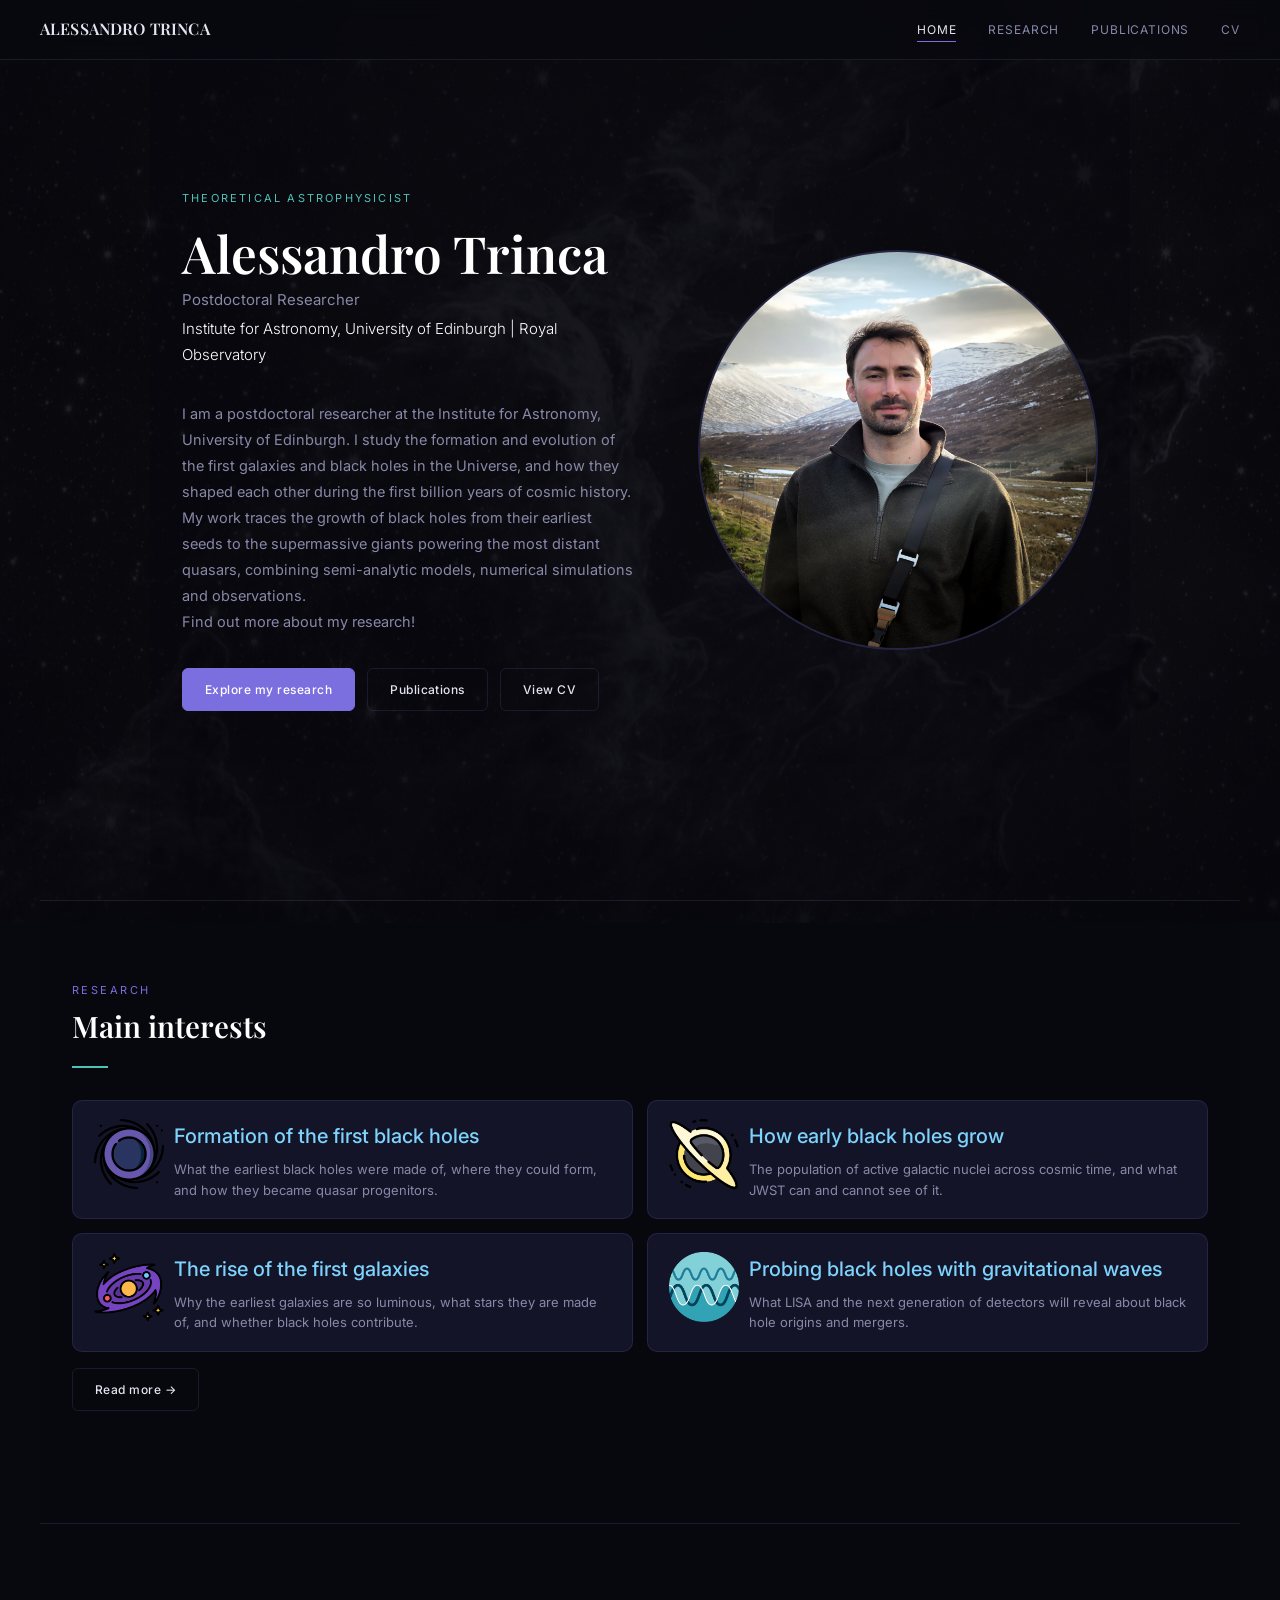
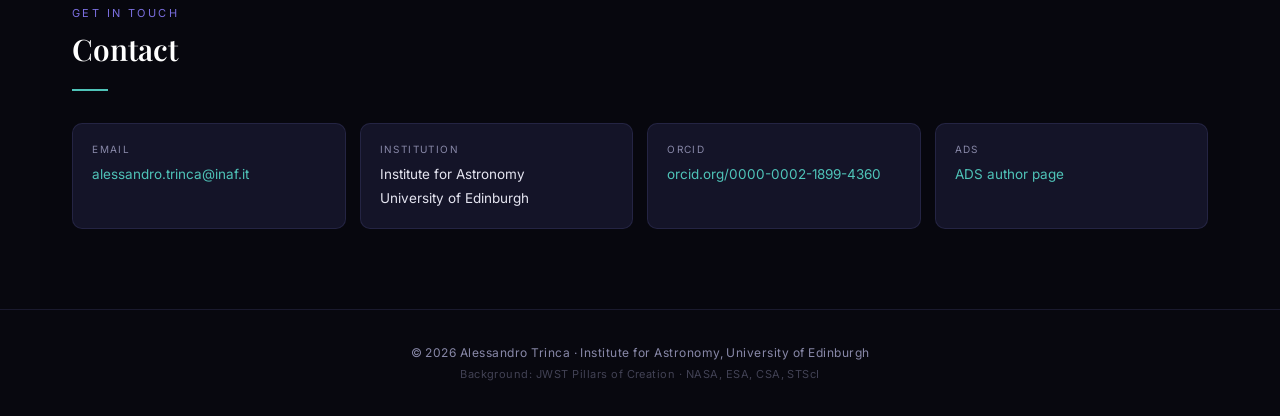
<file: index.html>
<!DOCTYPE html>
<html lang="en">
<head>
<meta charset="UTF-8">
<meta name="viewport" content="width=device-width, initial-scale=1.0">
<title>Alessandro Trinca — Astrophysicist</title>
<meta name="description" content="Alessandro Trinca, postdoctoral researcher at the Institute for Astronomy, University of Edinburgh, studying the formation and growth of the first black holes.">
<meta name="google-site-verification" content="Jm6IJ0eXLQbTijYmq3C695g1FBntJOmQUsHt-lmDKW4" />
<link rel="preconnect" href="https://fonts.googleapis.com">
<link rel="preconnect" href="https://fonts.gstatic.com" crossorigin>
<link href="https://fonts.googleapis.com/css2?family=Inter:wght@300;400;500;600&family=Playfair+Display:ital,wght@0,400;0,600;1,400&display=swap" rel="stylesheet">
<link rel="stylesheet" href="assets/style.css">
</head>
<body>

<div class="bg-parallax" aria-hidden="true"></div>

<nav>
  <a class="nav-name" href="index.html">Alessandro Trinca</a>
  <ul>
    <li><a href="index.html" aria-current="page">Home</a></li>
    <li><a href="research.html">Research</a></li>
    <li><a href="publications.html">Publications</a></li>
    <li><a href="cv.html">CV</a></li>
  </ul>
</nav>

<!-- HERO -->
<section id="hero" class="page-section">
  <div class="hero-text">
    <p class="hero-eyebrow">Theoretical Astrophysicist</p>
    <h1>Alessandro Trinca</h1>
    <p class="hero-position">Postdoctoral Researcher</p>
    <p class="hero-inst">Institute for Astronomy, University of Edinburgh | Royal Observatory</p>
    <p class="hero-bio"> 
      I am a postdoctoral researcher at the Institute for Astronomy, University of Edinburgh. 
      I study the formation and evolution of the first galaxies and black holes in the Universe, and how they shaped each other during the first billion years of cosmic history. <br>
      My work traces the growth of black holes from their earliest seeds to the supermassive giants powering the most distant quasars, combining semi-analytic models, 
      numerical simulations and observations. <br>
      Find out more about my research!
    <div class="hero-buttons">
      <a href="research.html" class="btn btn-primary">Explore my research</a>
      <a href="publications.html" class="btn btn-outline">Publications</a>
      <a href="cv.html" class="btn btn-outline">View CV</a>
    </div>
  </div>
  <img class="hero-photo" src="img/photoID.jpg" alt="Alessandro Trinca">
</section>

<!-- RESEARCH SUMMARY -->
<section class="page-section">
  <p class="section-label">Research</p>
  <h2>Main interests</h2>
  <div class="divider"></div>
  <!-- p class="section-intro">
    My research focuses on the formation and evolution of the first supermassive black holes and
    their interplay with galaxy evolution, bridging theoretical models with observations of the
    high-redshift Universe.
  </p -->
  <div class="interests-grid">
    <a class="interest-card" href="research.html#seeds">
      <img src="img/seed.png" 
       style="width: 70px; height: 70px; float: left; margin-right: 10px;">
      <h3 style="font-size: 1.25rem; color: #7DD3FC;">Formation of the first black holes</h3>
      <p>What the earliest black holes were made of, where they could form, and how they became quasar progenitors.</p>
    </a>
    <a class="interest-card" href="research.html#growth">
      <img src="img/AGN.png" 
       style="width: 70px; height: 70px; float: left; margin-right: 10px;">
      <h3 style="font-size: 1.25rem; color: #7DD3FC;">How early black holes grow</h3>
      <p>The population of active galactic nuclei across cosmic time, and what JWST can and cannot see of it.</p>
    </a>
    <a class="interest-card" href="research.html#galaxies">
      <img src="img/galaxy.png" 
       style="width: 70px; height: 70px; float: left; margin-right: 10px;">
      <h3 style="font-size: 1.25rem; color: #7DD3FC;">The rise of the first galaxies</h3>
      <p>Why the earliest galaxies are so luminous, what stars they are made of, and whether black holes contribute.</p>
    </a>
    <a class="interest-card" href="research.html#waves">
      <img src="img/GW2.png" 
       style="width: 70px; height: 70px; float: left; margin-right: 10px;">
      <h3 style="font-size: 1.25rem; color: #7DD3FC;">Probing black holes with gravitational waves</h3>
      <p>What LISA and the next generation of detectors will reveal about black hole origins and mergers.</p>
    </a>
  </div>
  <div class="btn-row">
    <a href="research.html" class="btn btn-outline">Read more →</a>
  </div>
</section>

<!-- CONTACT -->
<section class="page-section" id="contact">
  <p class="section-label">Get in touch</p>
  <h2>Contact</h2>
  <div class="divider"></div>
  <!-- <p class="section-intro" style="max-width:520px;">
    Open to collaborations, invited seminars, and student inquiries. The best way to reach me is by email.
  </p> -->
  <div class="contact-grid">
    <div class="contact-item">
      <div class="label">Email</div>
      <div class="value"><a href="mailto:atrinca@roe.ac.uk">alessandro.trinca@inaf.it</a></div>
    </div>
    <div class="contact-item">
      <div class="label">Institution</div>
      <div class="value">Institute for Astronomy<br>University of Edinburgh</div>
    </div>
    <div class="contact-item">
      <div class="label">ORCID</div>
      <div class="value"><a href="https://orcid.org/0000-0002-1899-4360" target="_blank" rel="noopener">orcid.org/0000-0002-1899-4360</a></div>
    </div>
    <div class="contact-item">
      <div class="label">ADS</div>
      <div class="value"><a href="https://ui.adsabs.harvard.edu/search/q=orcid%3A0000-0002-1899-4360&amp;sort=date%20desc" target="_blank" rel="noopener">ADS author page</a></div>
    </div>
  </div>
</section>

<footer>
  © 2026 Alessandro Trinca · Institute for Astronomy, University of Edinburgh
  <br>
  <span style="font-size:11px; opacity:0.45;">Background: JWST Pillars of Creation · NASA, ESA, CSA, STScI</span>
</footer>

</body>
</html>
</file>
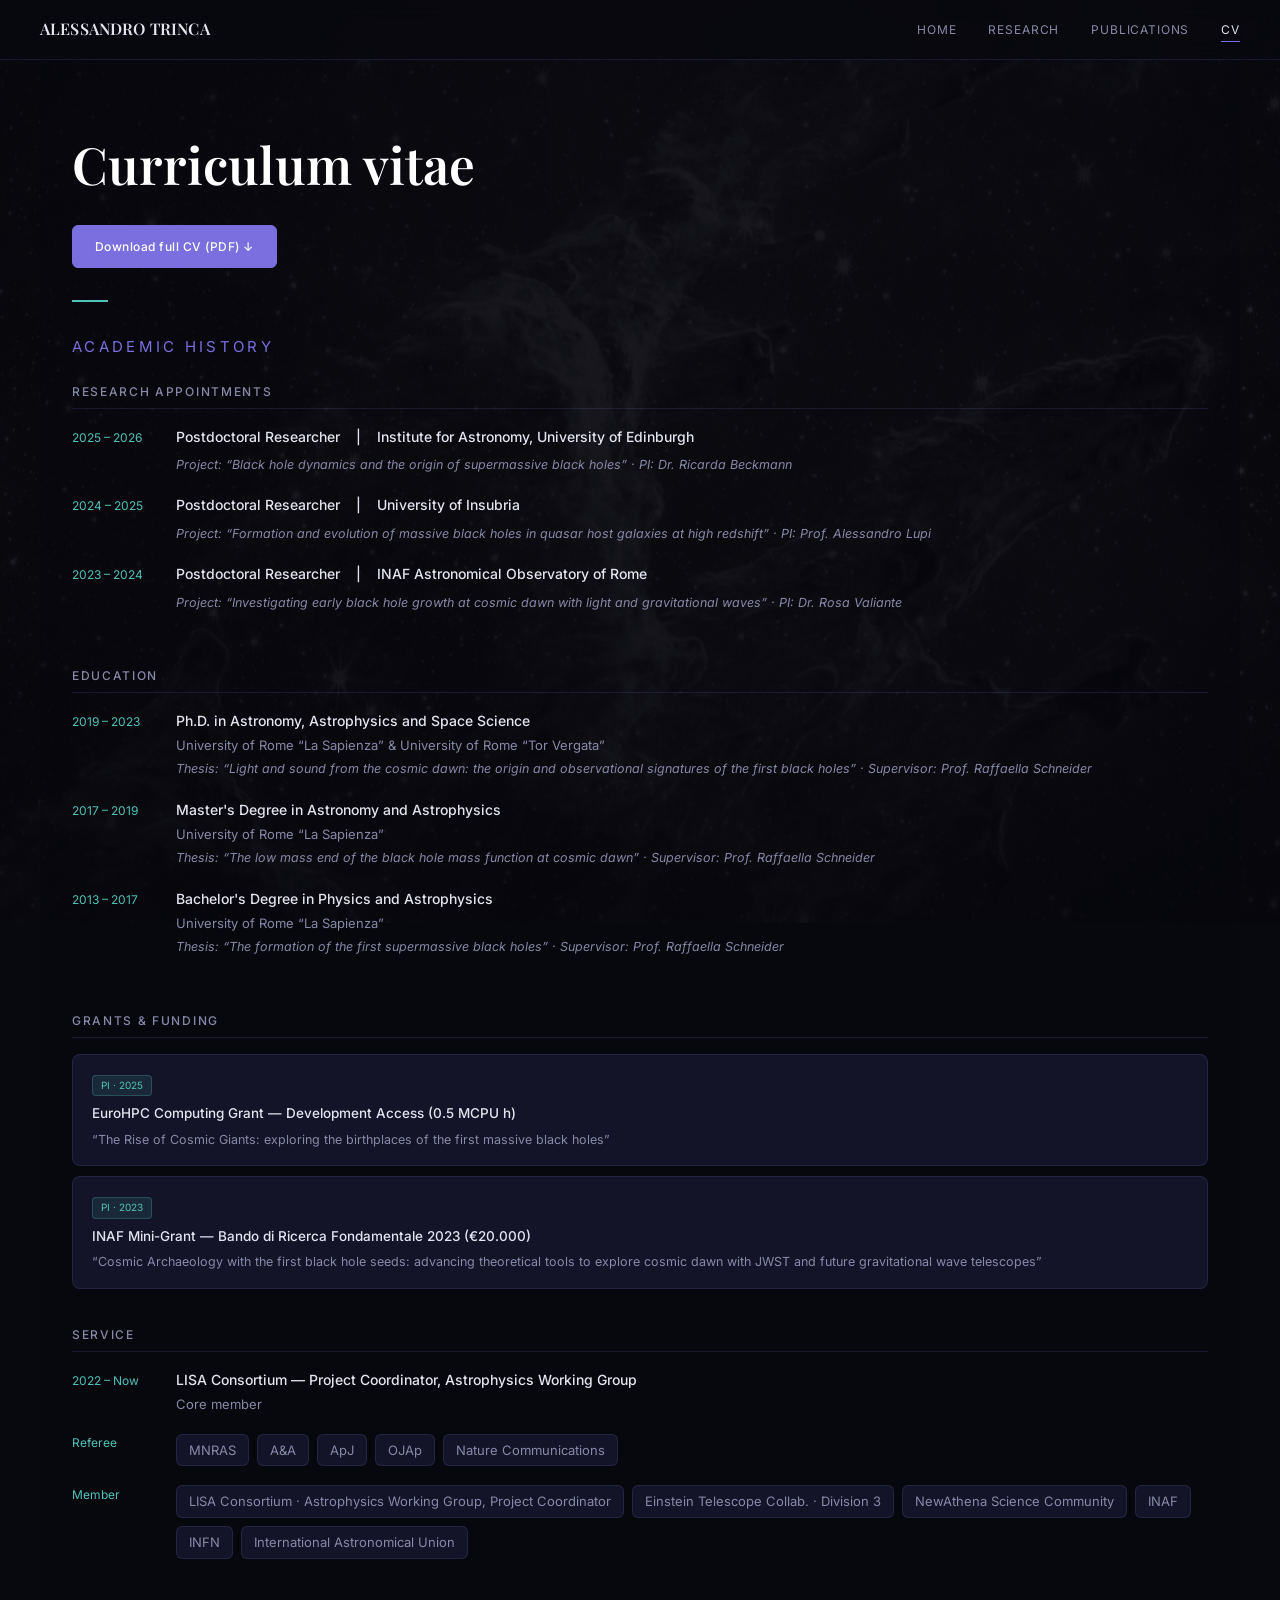
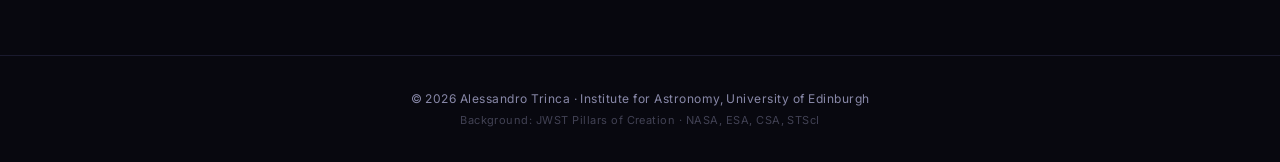
<file: cv.html>
<!DOCTYPE html>
<html lang="en">
<head>
<meta charset="UTF-8">
<meta name="viewport" content="width=device-width, initial-scale=1.0">
<title>CV — Alessandro Trinca</title>
<meta name="description" content="Academic curriculum vitae of Alessandro Trinca: positions, education, grants and service.">
<link rel="preconnect" href="https://fonts.googleapis.com">
<link rel="preconnect" href="https://fonts.gstatic.com" crossorigin>
<link href="https://fonts.googleapis.com/css2?family=Inter:wght@300;400;500;600&family=Playfair+Display:ital,wght@0,400;0,600;1,400&display=swap" rel="stylesheet">
<link rel="stylesheet" href="assets/style.css">
</head>
<body>

<div class="bg-parallax" aria-hidden="true"></div>

<nav>
  <a class="nav-name" href="index.html">Alessandro Trinca</a>
  <ul>
    <li><a href="index.html">Home</a></li>
    <li><a href="research.html">Research</a></li>
    <li><a href="publications.html">Publications</a></li>
    <li><a href="cv.html" aria-current="page">CV</a></li>
  </ul>
</nav>

<section class="page-section page-top">
  <h1>Curriculum vitae</h1>

  <div class="btn-row" style="margin-top:2.0rem;margin-bottom:2.0rem;">
    <a href="assets/trinca_cv.pdf" class="btn btn-primary">Download full CV (PDF) ↓</a>
  </div>

  <div class="divider" style="margin-top: 20px; "></div>
  <p class="section-label" style="font-size: 1.0em; margin-bottom: 20px;">Academic history</p>

<div class="cv-block">
  <h3>Research Appointments</h3>

  <!--div class="cv-row", style="margin-bottom: 30px;">
    <span class="cv-year">2026 – Now</span>
    <div class="cv-content">
      <h4>Staff Scientist (Fixed term) &nbsp;&nbsp; | &nbsp;&nbsp; INAF Astronomical Observatory of Rome </h4>
    </div>
  </div-->

  <div class="cv-row">
    <span class="cv-year">2025 – 2026</span>
    <div class="cv-content">
      <h4>Postdoctoral Researcher &nbsp;&nbsp; | &nbsp;&nbsp; Institute for Astronomy, University of Edinburgh</h4>
      <em>Project: “Black hole dynamics and the origin of supermassive black holes” · PI: Dr. Ricarda Beckmann</em>
    </div>
  </div>

  <div class="cv-row">
    <span class="cv-year">2024 – 2025</span>
    <div class="cv-content">
      <h4>Postdoctoral Researcher &nbsp;&nbsp; |  &nbsp;&nbsp; University of Insubria</h4>
      <em>Project: “Formation and evolution of massive black holes in quasar host galaxies at high redshift” · PI: Prof. Alessandro Lupi</em>
    </div>
  </div>

  <div class="cv-row">
    <span class="cv-year">2023 – 2024</span>
    <div class="cv-content">
      <h4>Postdoctoral Researcher &nbsp;&nbsp; | &nbsp;&nbsp; INAF Astronomical Observatory of Rome</h4>
      <em>Project: “Investigating early black hole growth at cosmic dawn with light and gravitational waves” · PI: Dr. Rosa Valiante</em>
    </div>
  </div>
  </div>


  <div class="cv-block" style="margin-top: 50px;">
    <h3>Education</h3>
    <div class="cv-row">
      <span class="cv-year">2019 – 2023</span>
      <div class="cv-content">
        <h4>Ph.D. in Astronomy, Astrophysics and Space Science</h4>
        <p>University of Rome “La Sapienza” &amp; University of Rome “Tor Vergata”</p>
        <em>Thesis: “Light and sound from the cosmic dawn: the origin and observational signatures of the first black holes” · Supervisor: Prof. Raffaella Schneider</em>
      </div>
    </div>
    <div class="cv-row">
      <span class="cv-year">2017 – 2019</span>
      <div class="cv-content">
        <h4>Master's Degree in Astronomy and Astrophysics</h4>
        <p>University of Rome “La Sapienza”</p>
        <em>Thesis: “The low mass end of the black hole mass function at cosmic dawn” · Supervisor: Prof. Raffaella Schneider</em>
      </div>
    </div>
    <div class="cv-row">
      <span class="cv-year">2013 – 2017</span>
      <div class="cv-content">
        <h4>Bachelor's Degree in Physics and Astrophysics</h4>
        <p>University of Rome “La Sapienza”</p>
        <em>Thesis: “The formation of the first supermassive black holes” · Supervisor: Prof. Raffaella Schneider</em>
      </div>
    </div>
  </div>

  <div class="cv-block" style="margin-top: 50px;">
    <h3>Grants &amp; funding</h3>
    <div class="grant-item">
      <span class="grant-badge">PI · 2025</span>
      <h4>EuroHPC Computing Grant — Development Access (0.5 MCPU h)</h4>
      <p>“The Rise of Cosmic Giants: exploring the birthplaces of the first massive black holes”</p>
    </div>
    <div class="grant-item">
      <span class="grant-badge">PI · 2023</span>
      <h4>INAF Mini-Grant — Bando di Ricerca Fondamentale 2023 (€20.000)</h4>
      <p>“Cosmic Archaeology with the first black hole seeds: advancing theoretical tools to explore cosmic dawn with JWST and future gravitational wave telescopes”</p>
    </div>
  </div>

  <!-- Placeholder: invited talks and student supervision are the two things
       hiring panels look for that this site does not yet show. Fill in and
       delete this comment. 
  <div class="cv-block">
    <h3>Talks &amp; teaching</h3>
    <div class="cv-row">
      <span class="cv-year">2026</span>
      <div class="cv-content">
        <h4>Invited seminar — add title</h4>
        <p>Institution, city</p>
      </div>
    </div>
    <div class="cv-row">
      <span class="cv-year">2024 – Now</span>
      <div class="cv-content">
        <h4>Student supervision — add names and projects</h4>
        <p>M.Sc. / Ph.D., institution</p>
      </div>
    </div>
  </div>-->

  <div class="cv-block">
    <h3>Service</h3>
    <div class="cv-row">
      <span class="cv-year">2022 – Now</span>
      <div class="cv-content">
        <h4>LISA Consortium — Project Coordinator, Astrophysics Working Group</h4>
        <p>Core member</p>
      </div>
    </div>
    <div class="cv-row">
      <span class="cv-year">Referee</span>
      <div class="cv-content">
        <div class="pill-row">
          <span class="pill">MNRAS</span>
          <span class="pill">A&amp;A</span>
          <span class="pill">ApJ</span>
          <span class="pill">OJAp</span>
          <span class="pill">Nature Communications</span>
        </div>
      </div>
    </div>
    <div class="cv-row">
      <span class="cv-year">Member</span>
      <div class="cv-content">
        <div class="pill-row">
          <span class="pill"> LISA Consortium · Astrophysics Working Group, Project Coordinator </span>
          <span class="pill">Einstein Telescope Collab. · Division 3</span>
          <span class="pill">NewAthena Science Community</span>
          <span class="pill">INAF</span>
          <span class="pill">INFN</span>
          <span class="pill">International Astronomical Union</span>
        </div>
      </div>
    </div>
  </div>

</section>

<footer>
  © 2026 Alessandro Trinca · Institute for Astronomy, University of Edinburgh
  <br>
  <span style="font-size:11px; opacity:0.45;">Background: JWST Pillars of Creation · NASA, ESA, CSA, STScI</span>
</footer>

</body>
</html>
</file>
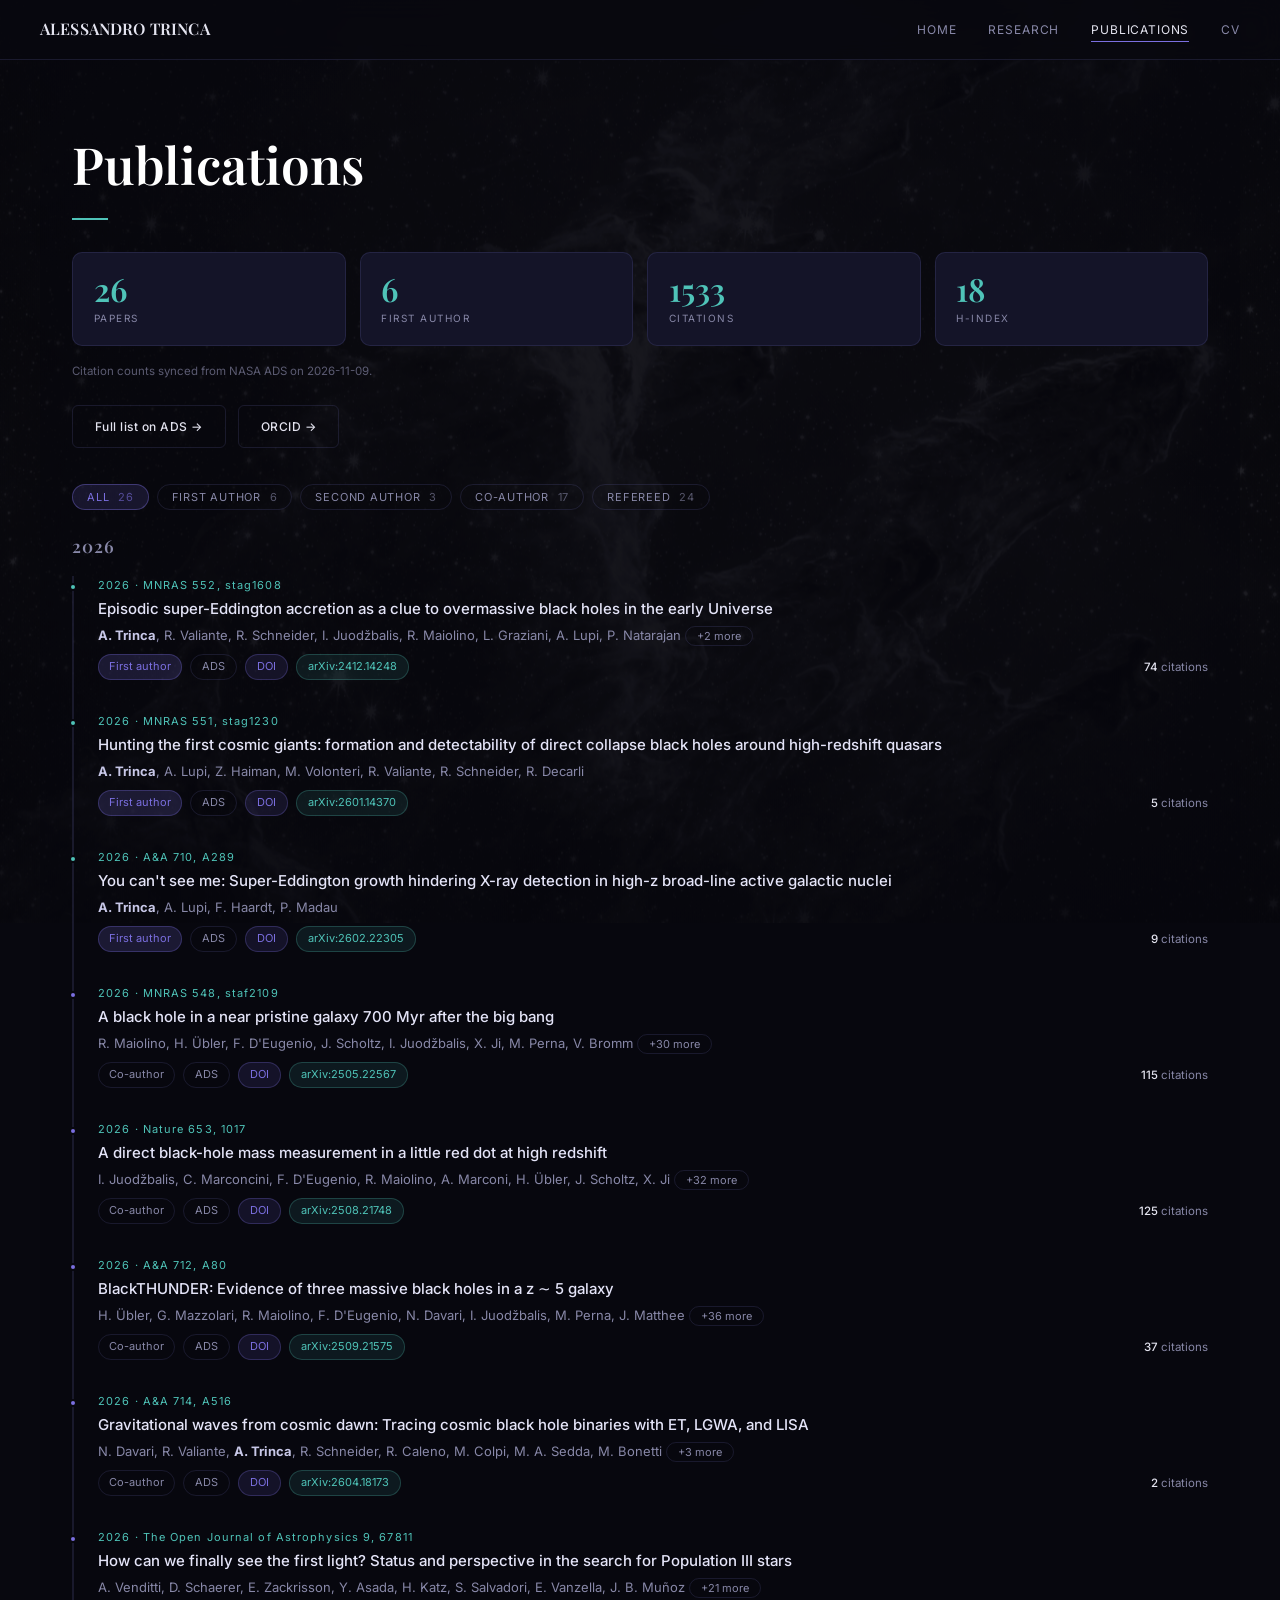
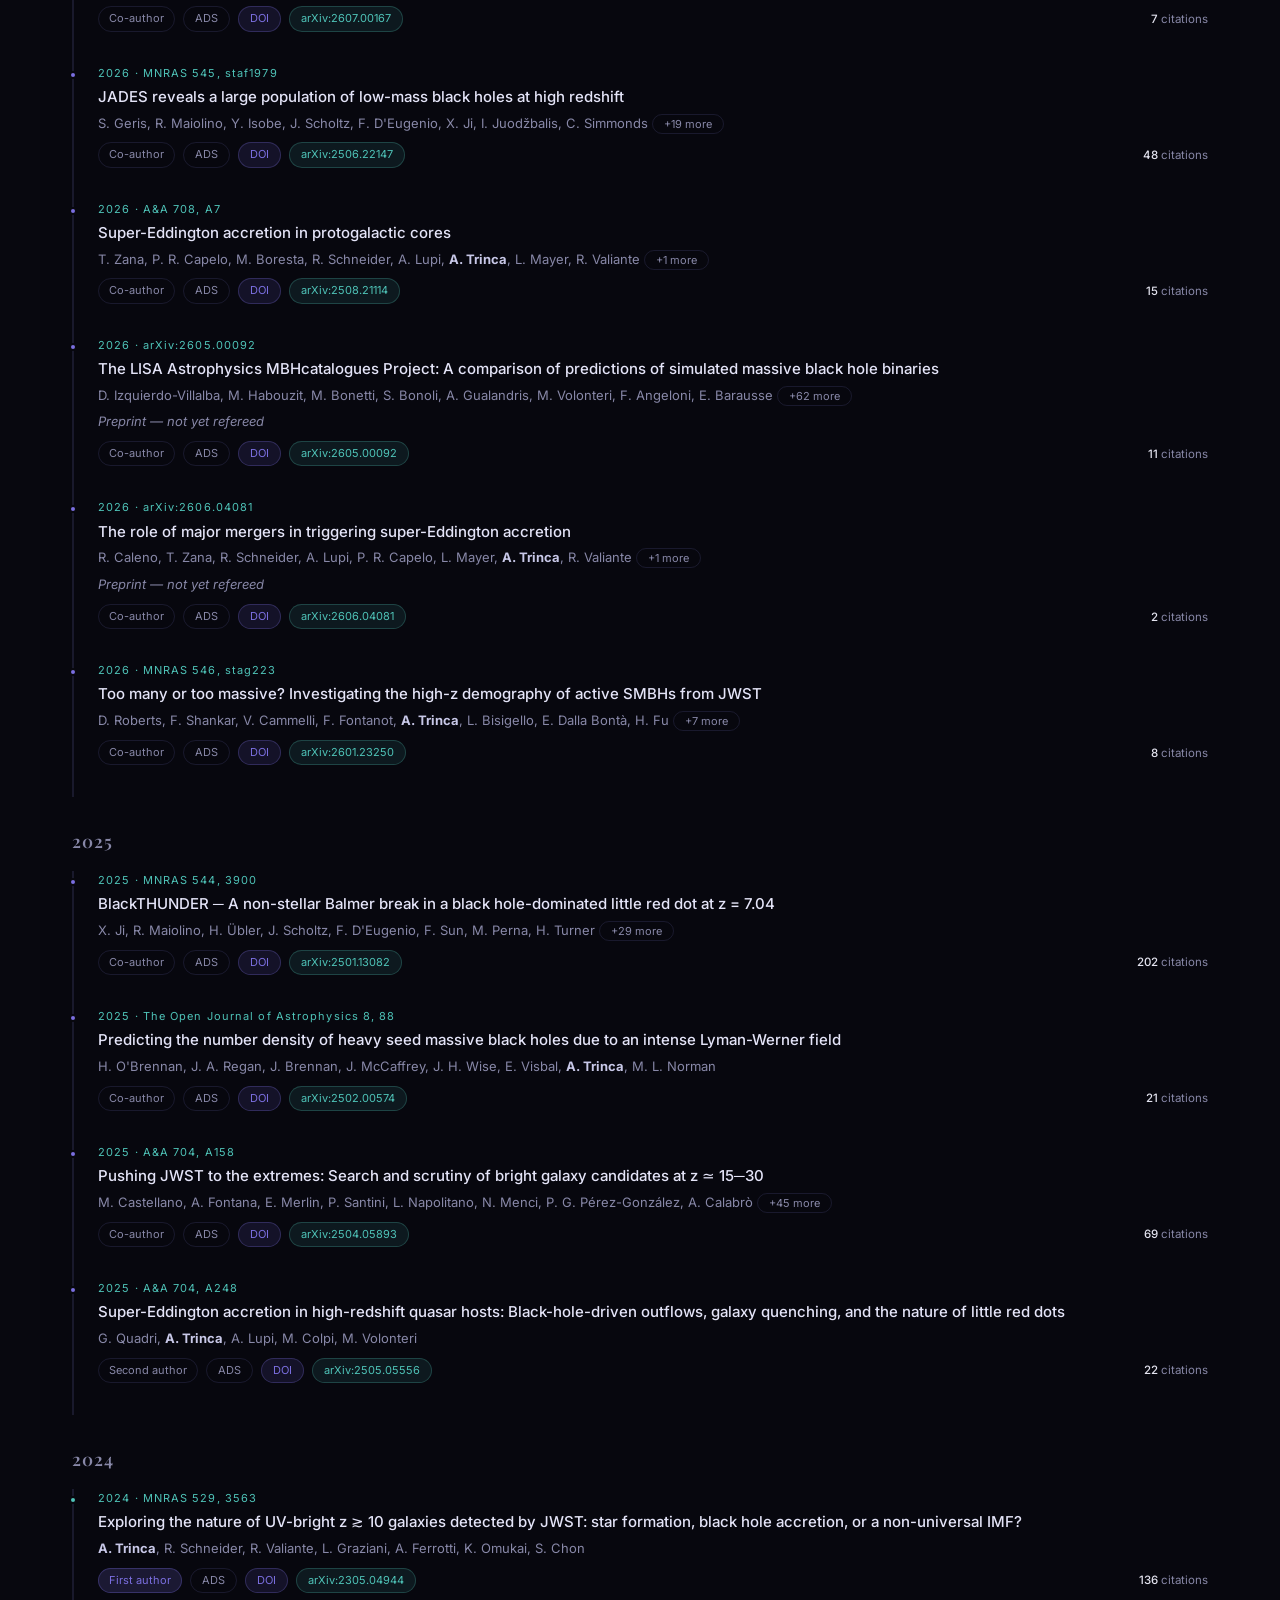
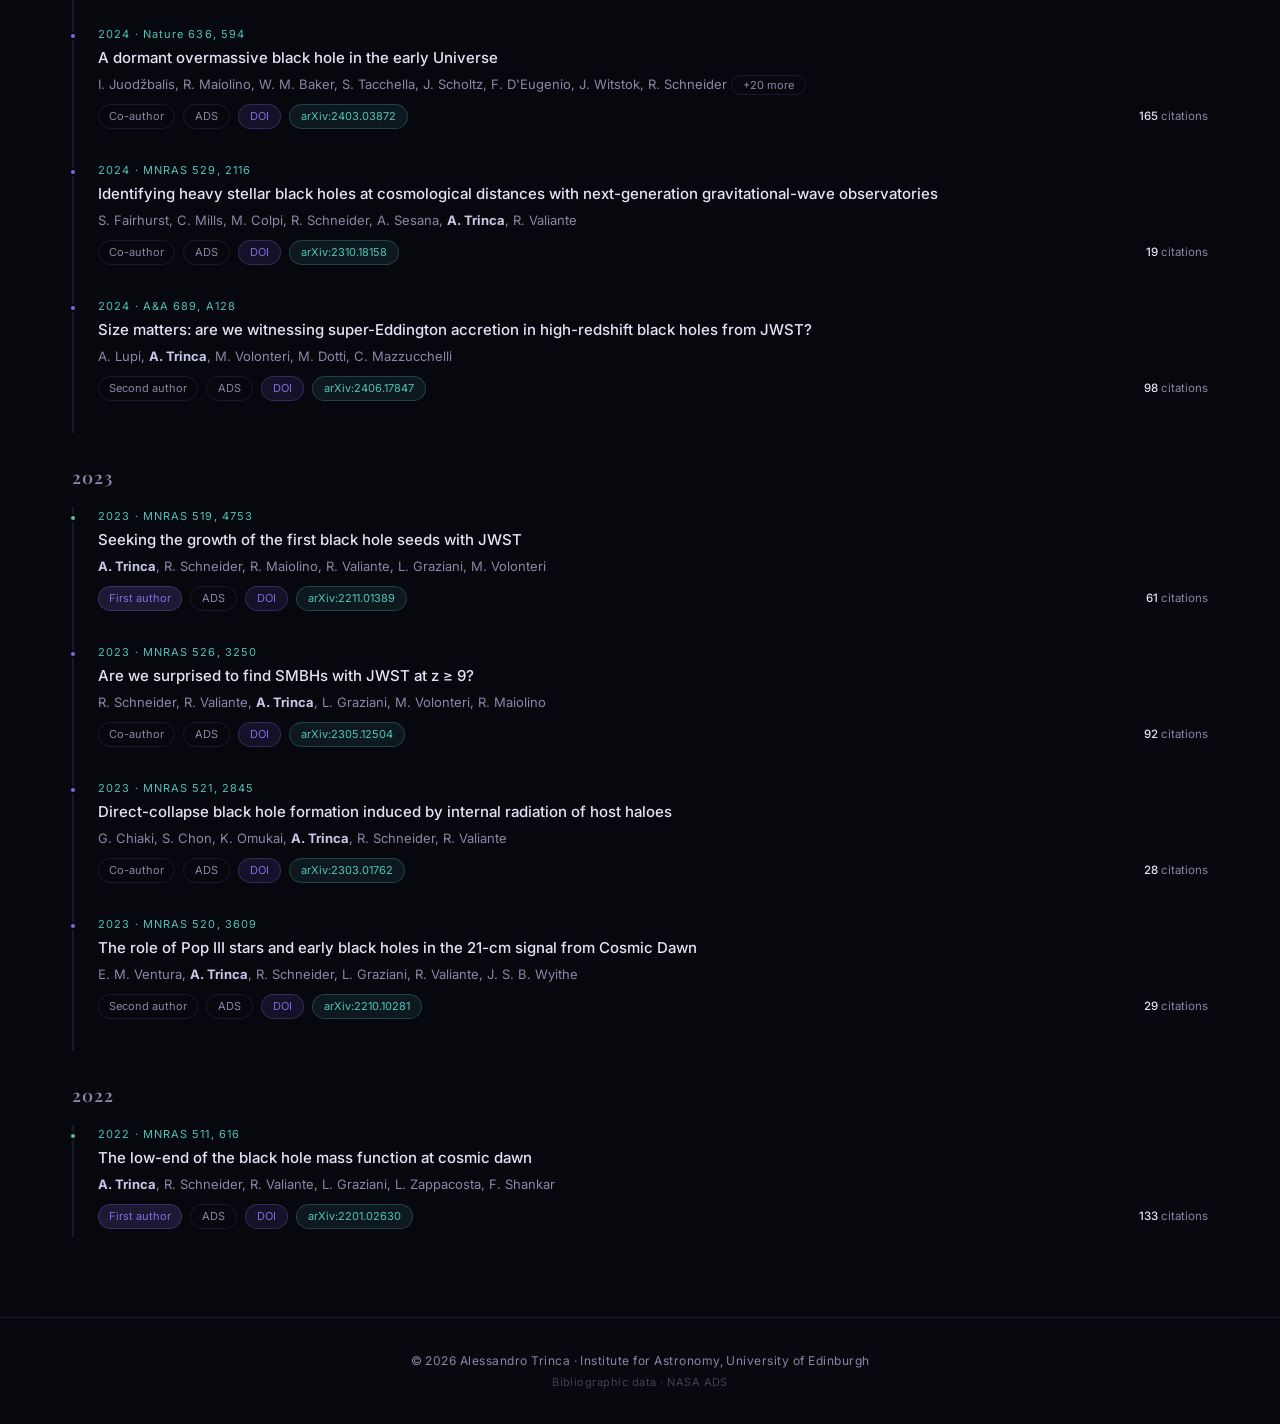
<file: publications.html>
<!DOCTYPE html>
<html lang="en">
<head>
<meta charset="UTF-8">
<meta name="viewport" content="width=device-width, initial-scale=1.0">
<title>Publications — Alessandro Trinca</title>
<meta name="description" content="Refereed papers and preprints by Alessandro Trinca, with citation counts synced from NASA ADS.">
<link rel="preconnect" href="https://fonts.googleapis.com">
<link rel="preconnect" href="https://fonts.gstatic.com" crossorigin>
<link href="https://fonts.googleapis.com/css2?family=Inter:wght@300;400;500;600&family=Playfair+Display:ital,wght@0,400;0,600;1,400&display=swap" rel="stylesheet">
<link rel="stylesheet" href="assets/style.css">
</head>
<body>

<div class="bg-parallax" aria-hidden="true"></div>

<nav>
  <a class="nav-name" href="index.html">Alessandro Trinca</a>
  <ul>
    <li><a href="index.html">Home</a></li>
    <li><a href="research.html">Research</a></li>
    <li><a href="publications.html" aria-current="page">Publications</a></li>
    <li><a href="cv.html">CV</a></li>
  </ul>
</nav>

<section class="page-section page-top">
  <!--<p class="section-label">Publications</p>-->
  <h1>Publications</h1>
  <div class="divider" style="margin-top: 25px;"></div>
  <p class="section-intro">
    <!--Grouped by year and tagged by author position. Citation counts come from NASA ADS and refresh
    automatically, so this list stays in step with the record rather than slowly going stale.-->
  </p>

  <div class="metrics-grid">
    <div class="metric">
      <p class="metric-value" id="m-total">—</p>
      <p class="metric-label">Papers</p>
    </div>
    <div class="metric">
      <p class="metric-value" id="m-first">—</p>
      <p class="metric-label">First author</p>
    </div>
    <div class="metric">
      <p class="metric-value" id="m-cites">—</p>
      <p class="metric-label">Citations</p>
    </div>
    <div class="metric">
      <p class="metric-value" id="m-hindex">—</p>
      <p class="metric-label">h-index</p>
    </div>
  </div>
  <p class="metrics-stamp" id="pub-stamp"></p>

  <div class="btn-row" style="margin-top:1.5rem;">
    <a class="btn btn-outline" href="https://ui.adsabs.harvard.edu/search/q=orcid%3A0000-0002-1899-4360&amp;sort=date%20desc" target="_blank" rel="noopener">Full list on ADS →</a>
    <!--a class="btn btn-outline" href="https://arxiv.org/a/trinca_a_1" target="_blank" rel="noopener">arXiv →</a>-->
    <a class="btn btn-outline" href="https://orcid.org/0000-0002-1899-4360" target="_blank" rel="noopener">ORCID →</a>
  </div>

  <div class="filters" role="group" aria-label="Filter publications by author position">
    <button class="filter" type="button" data-filter="all" aria-pressed="true">All <em></em></button>
    <button class="filter" type="button" data-filter="first" aria-pressed="false">First author <em></em></button>
    <button class="filter" type="button" data-filter="second" aria-pressed="false">Second author <em></em></button>
    <button class="filter" type="button" data-filter="co" aria-pressed="false">Co-author <em></em></button>
    <button class="filter" type="button" data-filter="refereed" aria-pressed="false">Refereed <em></em></button>
  </div>

  <div class="pub-list" id="pub-list"></div>
</section>

<footer>
  © 2026 Alessandro Trinca · Institute for Astronomy, University of Edinburgh
  <br>
  <span style="font-size:11px; opacity:0.45;">Bibliographic data · NASA ADS</span>
</footer>

<script src="data/publications.js"></script>
<script src="assets/site.js"></script>
</body>
</html>
</file>
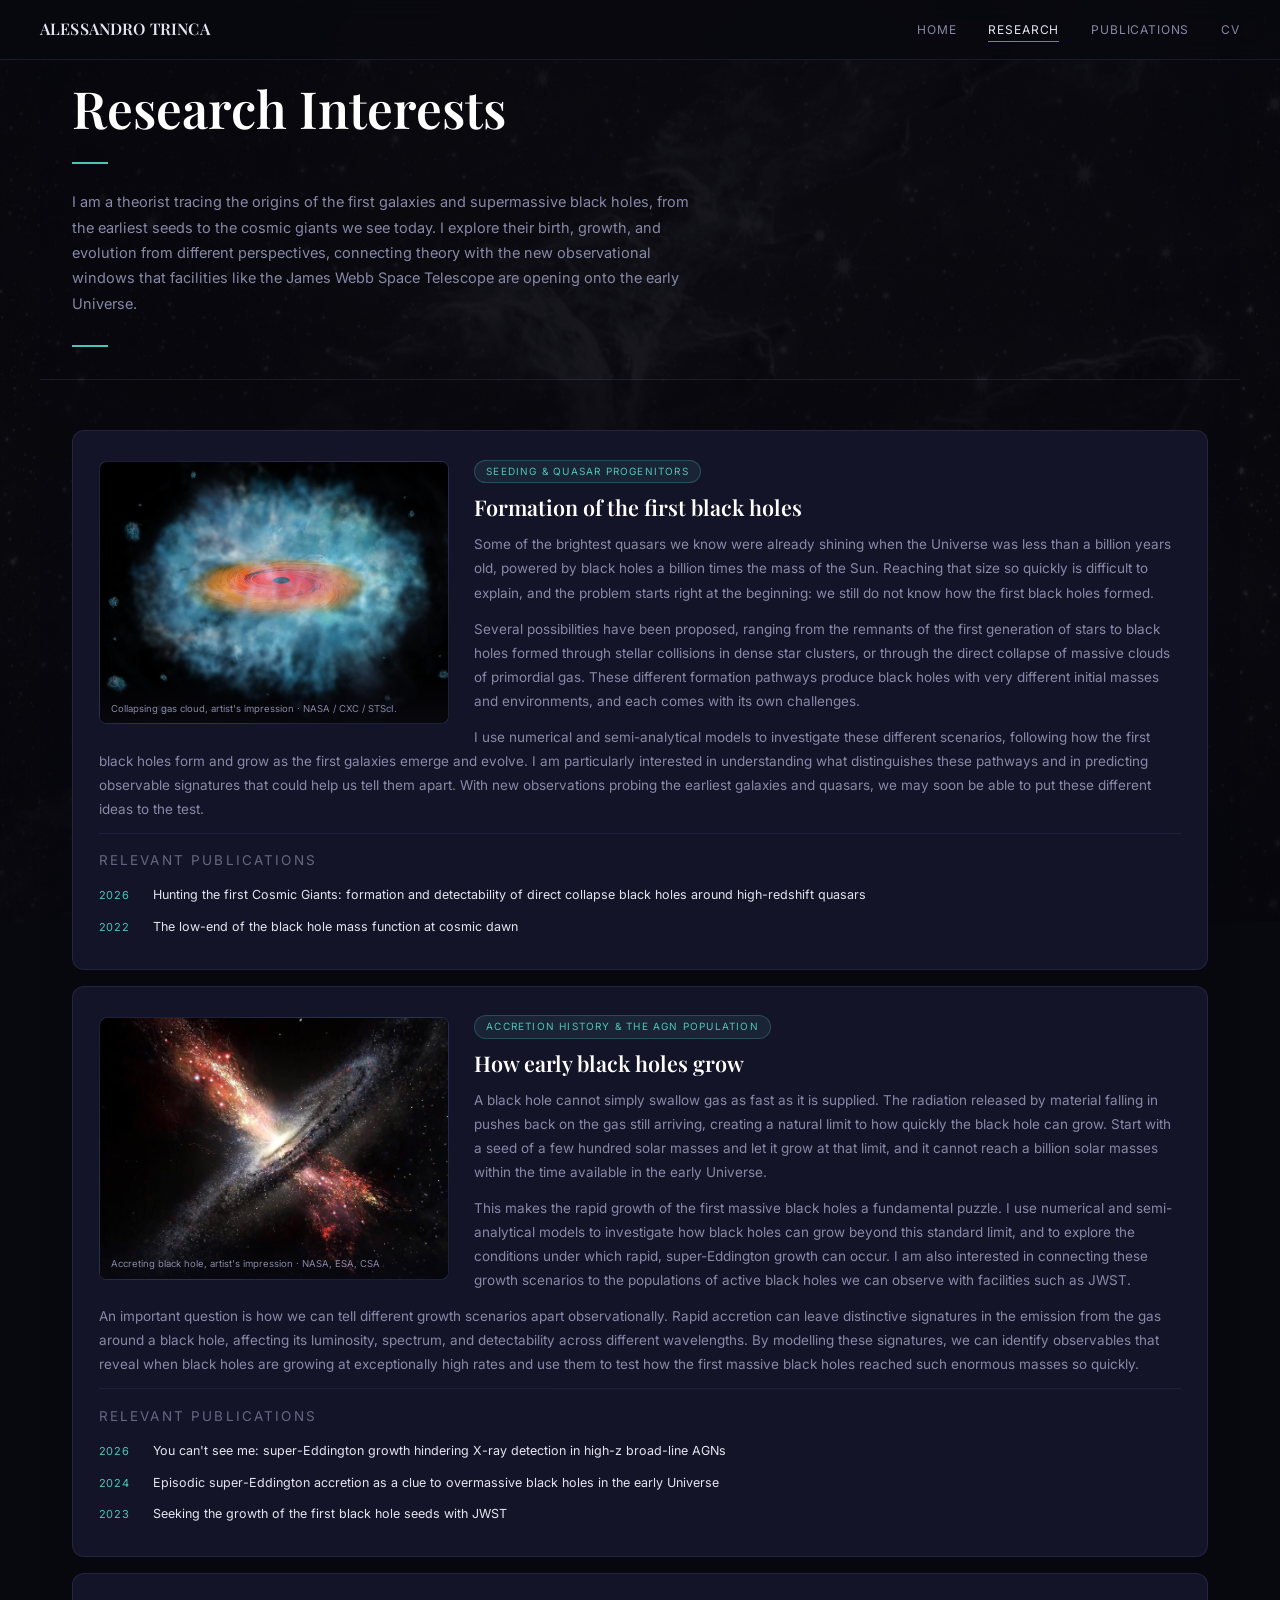
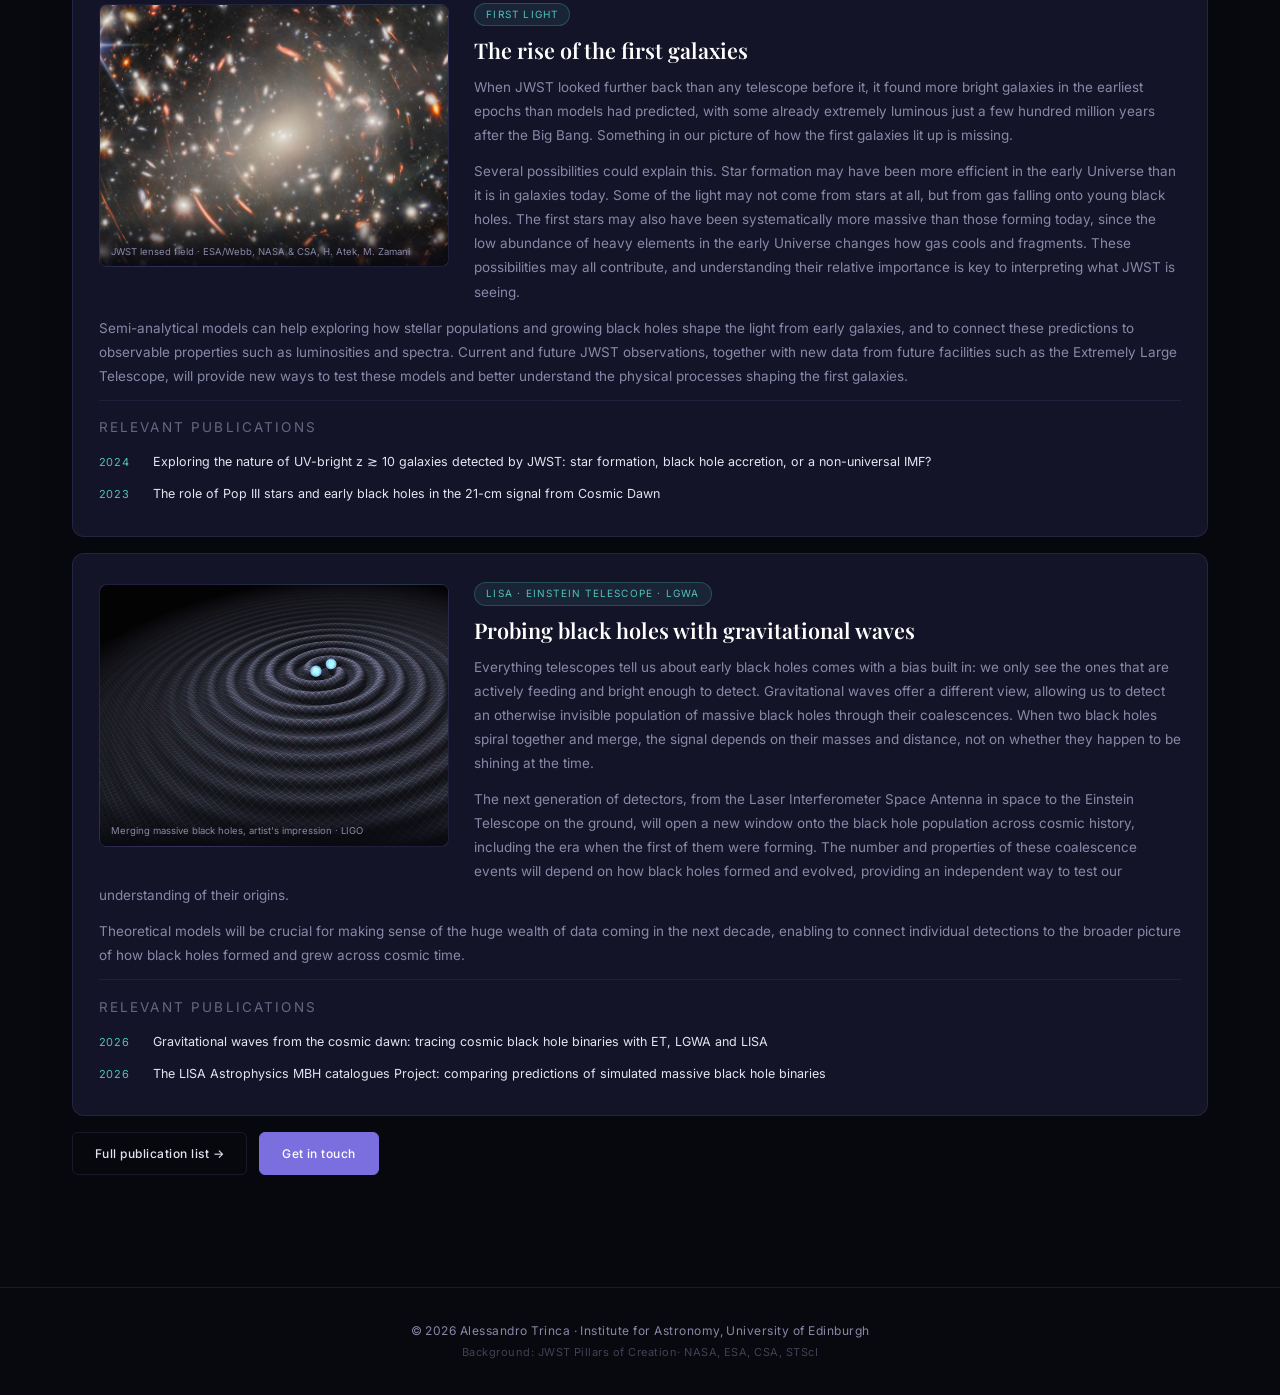
<file: research.html>
<!DOCTYPE html>
<html lang="en">
<head>
<meta charset="UTF-8">
<meta name="viewport" content="width=device-width, initial-scale=1.0">
<title>Research — Alessandro Trinca</title>
<meta name="description" content="How the first black holes formed and grew: seeding and quasar progenitors, the accretion history of early AGN, the rise of the first galaxies, and gravitational waves from massive black hole mergers.">
<link rel="preconnect" href="https://fonts.googleapis.com">
<link rel="preconnect" href="https://fonts.gstatic.com" crossorigin>
<link href="https://fonts.googleapis.com/css2?family=Inter:wght@300;400;500;600&family=Playfair+Display:ital,wght@0,400;0,600;1,400&display=swap" rel="stylesheet">
<link rel="stylesheet" href="assets/style.css">
</head>
<body>

<div class="bg-parallax" aria-hidden="true"></div>

<nav>
  <a class="nav-name" href="index.html">Alessandro Trinca</a>
  <ul>
    <li><a href="index.html">Home</a></li>
    <li><a href="research.html" aria-current="page">Research</a></li>
    <li><a href="publications.html">Publications</a></li>
    <li><a href="cv.html">CV</a></li>
  </ul>
</nav>

<section class="page-section page-top;">
  <!--<p class="section-label">Research</p>-->
  <h1>Research Interests</h1>
  <div class="divider" style="margin-top: 25px; margin-bottom: 25px;"></div>
  <p class="section-intro">
    I am a theorist tracing the origins of the first galaxies and supermassive black holes,
    from the earliest seeds to the cosmic giants we see today. I explore their birth, growth, 
    and evolution from different perspectives, connecting theory with the new observational windows
    that facilities like the James Webb Space Telescope are opening onto the early Universe.
  </p>
  <div class="divider" style="margin-top: 25px;"></div>
</section>

<section class="page-section" style="margin-top: -80px;">

  <!-- ================================================== 01 seeds ====== -->
  <article class="topic topic--float" style="margin-top: -30px;" id="seeds">
    <figure class="topic-figure topic-figure--float">
      <img src="img/research-seeds.jpg" alt="Accreting black hole in the early Universe">
      <figcaption>Collapsing gas cloud, artist's impression · NASA / CXC / STScI.
</figcaption>
    </figure>
    <div>
      <span class="topic-epoch">Seeding &amp; quasar progenitors</span>
      <h3>Formation of the first black holes</h3>
      <p> Some of the brightest quasars we know were already shining when the Universe was less than a billion years old, 
         powered by black holes a billion times the mass of the Sun. Reaching that size so quickly is difficult to explain, 
         and the problem starts right at the beginning: we still do not know how the first black holes formed. </p> 
          
         <p> Several possibilities have been proposed, ranging from the remnants of the first generation of stars to black holes formed 
         through stellar collisions in dense star clusters, or through the direct collapse of massive clouds of primordial gas. These different 
         formation pathways produce black holes with very different initial masses and environments, and each comes with its own challenges. </p> 
         
         <p> I use numerical and semi-analytical models to investigate these different scenarios, following how the first black holes form and grow 
          as the first galaxies emerge and evolve. I am particularly interested in understanding what distinguishes these pathways and in predicting 
          observable signatures that could help us tell them apart. With new observations probing the earliest galaxies and quasars, we may soon be 
          able to put these different ideas to the test. </p>

      <p class="keypapers-label">Relevant publications</p>
      <ul class="keypapers">
        <li>
          <span class="kp-year">2026</span>
          <a href="https://arxiv.org/abs/2601.14370" target="_blank" rel="noopener">Hunting the first Cosmic Giants: formation and detectability of direct collapse black holes around high-redshift quasars</a>
        </li>
        <li>
          <span class="kp-year">2022</span>
          <a href="https://doi.org/10.1093/mnras/stac062" target="_blank" rel="noopener">The low-end of the black hole mass function at cosmic dawn</a>
        </li>
      </ul>
    </div>
  </article>

  <!-- ================================================= 02 growth ====== -->
  <article class="topic topic--float" id="growth">
  
    <figure class="topic-figure topic-figure--float">
      <img src="img/research-growth.jpg" alt="Accreting black hole in the early Universe">
      <figcaption>Accreting black hole, artist's impression · NASA, ESA, CSA</figcaption>
    </figure>
    <div>
      <span class="topic-epoch">Accretion history &amp; the AGN population</span>
      <h3>How early black holes grow</h3>
      <p> A black hole cannot simply swallow gas as fast as it is supplied. The radiation released by material falling in pushes back on the gas still arriving, 
        creating a natural limit to how quickly the black hole can grow. Start with a seed of a few hundred solar masses and let it grow at that limit, 
        and it cannot reach a billion solar masses within the time available in the early Universe. </p> 
      <p> This makes the rapid growth of the first massive black holes a fundamental puzzle. I use numerical and semi-analytical models to investigate how 
        black holes can grow beyond this standard limit, and to explore the conditions under which rapid, super-Eddington growth can occur. I am also interested 
        in connecting these growth scenarios to the populations of active black holes we can observe with facilities such as JWST. </p> 
      <p> An important question is how we can tell different growth scenarios apart observationally. Rapid accretion can leave distinctive signatures in the 
        emission from the gas around a black hole, affecting its luminosity, spectrum, and detectability across different wavelengths. By modelling these signatures, 
        we can identify observables that reveal when black holes are growing at exceptionally high rates and use them to test how the first massive black holes 
        reached such enormous masses so quickly. </p>
      <p class="keypapers-label">Relevant publications</p>
      <ul class="keypapers">
        <li>
          <span class="kp-year">2026</span>
          <a href="https://arxiv.org/abs/2602.22305" target="_blank" rel="noopener">You can't see me: super-Eddington growth hindering X-ray detection in high-z broad-line AGNs</a>
        </li>
        <li>
          <span class="kp-year">2024</span>
          <a href="https://arxiv.org/abs/2412.14248" target="_blank" rel="noopener">Episodic super-Eddington accretion as a clue to overmassive black holes in the early Universe</a>
        </li>
        <li>
          <span class="kp-year">2023</span>
          <a href="https://doi.org/10.1093/mnras/stac3768" target="_blank" rel="noopener">Seeking the growth of the first black hole seeds with JWST</a>
        </li>
      </ul>
    </div>
  </article>

  <!-- =============================================== 03 galaxies ====== -->
  <article class="topic topic--float" id="galaxies">

    <figure class="topic-figure topic-figure--float">
      <img src="img/research-galaxies.jpg" alt="Early galaxies">
      <figcaption>JWST lensed field · ESA/Webb, NASA & CSA, H. Atek, M. Zamani </figcaption>
    </figure>
    <div>
      <span class="topic-epoch">First light</span>
      <h3>The rise of the first galaxies</h3>
      <p>
        When JWST looked further back than any telescope before it, it found more bright galaxies
        in the earliest epochs than models had predicted, with some already extremely luminous just a few
        hundred million years after the Big Bang. Something in our picture of how the first galaxies
        lit up is missing.
      </p>
      <p>
        Several possibilities could explain this. Star formation may have been more efficient in the
        early Universe than it is in galaxies today. Some of the light may not come from stars at all,
        but from gas falling onto young black holes. The first stars may also have been systematically
        more massive than those forming today, since the low abundance of heavy elements in the early
        Universe changes how gas cools and fragments. These possibilities may all contribute, and
        understanding their relative importance is key to interpreting what JWST is seeing.
      </p>
      <p>
        Semi-analytical models can help exploring how stellar populations and growing black holes shape the light from early galaxies, 
        and to connect these predictions to observable properties such as luminosities and spectra. Current and future JWST observations, 
        together with new data from future facilities such as the Extremely Large Telescope, will provide new ways to test these models and better 
        understand the physical processes shaping the first galaxies.
      </p>
      <p class="keypapers-label">Relevant publications</p>
      <ul class="keypapers">
        <li>
          <span class="kp-year">2024</span>
          <a href="https://doi.org/10.1093/mnras/stae651" target="_blank" rel="noopener">Exploring the nature of UV-bright z ≳ 10 galaxies detected by JWST: star formation, black hole accretion, or a non-universal IMF?</a>
        </li>
        <li>
          <span class="kp-year">2023</span>
          <a href="https://doi.org/10.1093/mnras/stad237" target="_blank" rel="noopener">The role of Pop III stars and early black holes in the 21-cm signal from Cosmic Dawn</a>
        </li>
      </ul>
    </div>
  </article>

  <!-- ================================================== 04 waves ====== -->
    <article class="topic topic--float" id="waves">
    <figure class="topic-figure topic-figure--float">
      <img src="img/research-waves.jpg" alt="Merging massive black holes">
      <figcaption>Merging massive black holes, artist's impression · LIGO</figcaption>
    </figure>
    <div>
      <span class="topic-epoch">LISA · Einstein Telescope · LGWA</span>
      <h3>Probing black holes with gravitational waves</h3>
      <p> Everything telescopes tell us about early black holes comes with a bias built in: we only see the ones that are actively 
        feeding and bright enough to detect. Gravitational waves offer a different view, allowing us to detect an otherwise invisible 
        population of massive black holes through their coalescences. When two black holes spiral together and merge, 
        the signal depends on their masses and distance, not on whether they happen to be shining at the time. </p> 
      <p> The next generation of detectors, from the Laser Interferometer Space Antenna in space to the Einstein Telescope on the ground, 
        will open a new window onto the black hole population across cosmic history, including the era when the first of them were forming. 
        The number and properties of these coalescence events will depend on how black holes formed and evolved, providing an independent way to test 
        our understanding of their origins. </p> 
      <p> Theoretical models will be crucial for making sense of the huge wealth of data coming in the next decade, enabling to connect individual detections 
        to the broader picture of how black holes formed and grew across cosmic time. </p>
      <p class="keypapers-label">Relevant publications</p>
      <ul class="keypapers">
        <li>
          <span class="kp-year">2026</span>
          <a href="https://arxiv.org/abs/2604.18173" target="_blank" rel="noopener">Gravitational waves from the cosmic dawn: tracing cosmic black hole binaries with ET, LGWA and LISA</a>
        </li>
        <li>
          <span class="kp-year">2026</span>
          <a href="https://arxiv.org/abs/2605.00092" target="_blank" rel="noopener">The LISA Astrophysics MBH catalogues Project: comparing predictions of simulated massive black hole binaries</a>
        </li>
      </ul>
    </div>
  </article>

  <div class="btn-row">
    <a href="publications.html" class="btn btn-outline">Full publication list →</a>
    <a href="mailto:atrinca@roe.ac.uk" class="btn btn-primary">Get in touch</a>
  </div>
</section>

<footer>
  © 2026 Alessandro Trinca · Institute for Astronomy, University of Edinburgh
  <br>
  <span style="font-size:11px; opacity:0.45;">Background: JWST Pillars of Creation· NASA, ESA, CSA, STScI</span>
</footer>

</body>
</html>
</file>
<file: assets/style.css>
/* =========================================================================
   Alessandro Trinca — personal site
   Palette, type and component styles carried over from the original draft.
   New pieces (metrics, filters, research topics) follow the same idiom.
   ========================================================================= */

*, *::before, *::after { box-sizing: border-box; margin: 0; padding: 0; }

:root {
  --bg:     #08080f;
  --bg2:    #0e0e1c;
  --bg3:    #141428;
  --border: rgba(110,110,190,0.18);
  --text:   #e4e4f0;
  --muted:  #8888a8;
  --accent: #7b6fe0;
  --accent2:#4fc3b8;
}

html { scroll-behavior: smooth; scroll-padding-top: 80px; }

body {
  background: var(--bg);
  color: var(--text);
  font-family: 'Inter', sans-serif;
  font-size: 15px;
  line-height: 1.75;
  min-height: 100vh;
  -webkit-font-smoothing: antialiased;
}

img { max-width: 100%; display: block; }

:focus-visible { outline: 2px solid var(--accent2); outline-offset: 3px; }

/* ------------------------------------------ JWST fixed parallax bg ------ */

.bg-parallax {
  position: fixed;
  inset: 0;
  z-index: 0;
  background-image: url('../img/pillarsofcreation_bw.jpg');
  background-size: cover;
  background-position: center center;
  background-attachment: fixed;
  transform: scale(1.05);
}

.bg-parallax::after {
  content: '';
  position: absolute;
  inset: 0;
  background: linear-gradient(
    to bottom,
    rgba(8,8,15,0.78) 0%,
    rgba(8,8,15,0.72) 40%,
    rgba(8,8,15,0.80) 100%
  );
}

.bg-parallax::before {
  content: '';
  position: absolute;
  inset: 0;
  background: radial-gradient(ellipse at center, transparent 50%, rgba(4,4,10,0.6) 100%);
  z-index: 1;
}

/* ------------------------------------------------------------- nav ----- */

nav {
  position: fixed;
  top: 0; left: 0; right: 0;
  background: rgba(8,8,15,0.88);
  backdrop-filter: blur(12px);
  border-bottom: 1px solid var(--border);
  z-index: 100;
  display: flex;
  align-items: center;
  justify-content: space-between;
  padding: 0 2.5rem;
  height: 60px;
}
.nav-name {
  font-family: 'Playfair Display', serif;
  font-size: 16px;
  font-weight: 600;
  color: var(--text);
  letter-spacing: 0.01em;
  text-decoration: none;
}
.nav-name:hover { color: var(--accent2); }

nav ul { list-style: none; display: flex; gap: 2rem; }
nav a {
  color: var(--muted);
  text-decoration: none;
  font-size: 12px;
  letter-spacing: 0.07em;
  text-transform: uppercase;
  transition: color .2s;
  padding: 4px 0;
  border-bottom: 1px solid transparent;
}
nav a:hover { color: var(--accent2); }
nav a[aria-current="page"] { color: var(--text); border-bottom-color: var(--accent); }

/* --------------------------------------------------------- sections ---- */

.page-section {
  position: relative;
  z-index: 1;
  max-width: 1200px;
  margin: 0 auto;
  padding: 5rem 2rem;
}
.page-section::before {
  content: '';
  position: absolute;
  inset: 0;
  background: rgba(8,8,15,0.45);
  z-index: -1;
  pointer-events: none;
}
.page-section + .page-section { border-top: 1px solid var(--border); }

/* First section on an inner page clears the fixed nav. */
.page-section.page-top { padding-top: 8.5rem; }

.section-label {
  font-size: 11px;
  letter-spacing: 0.22em;
  text-transform: uppercase;
  color: var(--accent);
  margin-bottom: 0.5rem;
}
h2 {
  font-family: 'Playfair Display', serif;
  font-size: 1.85rem;
  font-weight: 600;
  color: #fff;
  margin-bottom: 1.4rem;
  line-height: 1.2;
}
h3 { font-weight: 500; }

.divider {
  width: 36px;
  height: 2px;
  background: var(--accent2);
  margin-bottom: 2rem;
}

.section-intro {
  color: var(--muted);
  max-width: 640px;
  margin-bottom: 1.8rem;
  font-size: 14.5px;
}

/* -------------------------------------------------------------- hero --- */

#hero {
  min-height: 100vh;
  display: flex;
  align-items: center;
  padding-top: 80px;
  max-width: 980px;
  gap: 4rem;
}
.hero-text { flex: 1; min-width: 0; }
.hero-eyebrow {
  font-size: 11px;
  letter-spacing: 0.2em;
  text-transform: uppercase;
  color: var(--accent2);
  margin-bottom: 1rem;
}
h1 {
  font-family: 'Playfair Display', serif;
  font-size: clamp(2rem, 4.5vw, 3.2rem);
  font-weight: 600;
  line-height: 1.12;
  color: #ffffff;
  margin-bottom: 0.3rem;
}
.hero-position { font-size: 15px; color: var(--muted); margin-bottom: 0.2rem; }
.hero-inst {
  font-size: 15px;
  color: #ffffff;
  margin-bottom: 2rem;
  font-weight: 300;
}
.hero-bio {
  font-size: 14.5px;
  color: var(--muted);
  max-width: 500px;
  line-height: 1.8;
  margin-bottom: 2rem;
}
.hero-buttons { display: flex; gap: 12px; flex-wrap: wrap; }

.hero-photo {
  flex-shrink: 0;
  width: 400px;
  height: 400px;
  border-radius: 50%;
  object-fit: cover;
  border: 2px solid var(--border);
  background: var(--bg3);
}

/* ------------------------------------------------------------ buttons -- */

.btn {
  padding: 10px 22px;
  border-radius: 6px;
  font-size: 12px;
  font-weight: 500;
  cursor: pointer;
  text-decoration: none;
  letter-spacing: 0.04em;
  transition: all .2s;
  display: inline-block;
}
.btn-primary { background: var(--accent); color: #fff; border: 1px solid var(--accent); }
.btn-primary:hover { background: #6a5ecc; }
.btn-outline { background: transparent; color: var(--text); border: 1px solid var(--border); }
.btn-outline:hover { border-color: var(--accent2); color: var(--accent2); }

.btn-row { display: flex; gap: 12px; flex-wrap: wrap; margin-top: 1.0rem; margin-bottom: 2.0rem; }

/* -------------------------------------------------- research interests - */

.interests-grid {
  display: grid;
  grid-template-columns: repeat(2, 1fr);
  gap: 14px;
  margin-top: 1rem;
}
.interest-card {
  background: var(--bg3);
  border: 1px solid var(--border);
  border-radius: 10px;
  padding: 1.1rem 1.3rem;
  text-decoration: none;
  display: block;
  transition: border-color .2s, transform .2s;
}
a.interest-card:hover { border-color: var(--accent2); transform: translateY(-2px); }
.interest-card h3 {
  font-size: 13.5px;
  font-weight: 500;
  color: var(--accent2);
  margin-bottom: 5px;
}
.interest-card p { font-size: 13px; color: var(--muted); line-height: 1.6; }

/* ------------------------------------------------- research topics ----- */

.topic {
  background: var(--bg3);
  border: 1px solid var(--border);
  border-radius: 12px;
  padding: 1.6rem;
  margin-bottom: 16px;
  display: grid;
  grid-template-columns: 250px minmax(0, 1fr);
  gap: 1.7rem;
  align-items: start;
  scroll-margin-top: 80px;
}
.topic:last-of-type { margin-bottom: 0; }

.topic-figure {
  position: relative;
  aspect-ratio: 4 / 3;
  border-radius: 8px;
  overflow: hidden;
  border: 1px solid var(--border);
  background:
    radial-gradient(70% 110% at 25% 15%, rgba(123,111,224,0.28), transparent 62%),
    radial-gradient(85% 120% at 80% 85%, rgba(79,195,184,0.20), transparent 62%),
    var(--bg2);
}
/* Background layer, not an <img>: a missing file falls back to the gradient. */
.topic-figure::before {
  content: '';
  position: absolute;
  inset: 0;
  background-image: var(--fig, none);
  background-size: cover;
  background-position: center;
}
.topic-figure figcaption {
  position: absolute;
  left: 0; right: 0; bottom: 0;
  padding: 1.6rem 0.7rem 0.5rem;
  font-size: 9.5px;
  line-height: 1.4;
  color: var(--muted);
  background: linear-gradient(to top, rgba(8,8,15,0.94), transparent);
}

/* Float variant — image sits inside the text flow, text wraps around it.
   Applied per-box via the --float modifier so the other topics are untouched. */
.topic--float { display: block; }

.topic--float .topic-figure--float {
  float: left;
  width: 350px;
  aspect-ratio: 4 / 3;
  margin: 0.3rem 1.6rem 1rem 0;
}

.topic--float .topic-figure--float img {
  position: absolute;
  inset: 0;
  width: 100%;
  height: 100%;
  object-fit: cover;
}

.topic-epoch {
  display: inline-block;
  font-size: 10px;
  letter-spacing: 0.12em;
  text-transform: uppercase;
  color: var(--accent2);
  background: rgba(79,195,184,0.1);
  border: 1px solid rgba(79,195,184,0.25);
  border-radius: 20px;
  padding: 2px 11px;
  margin-bottom: 0.7rem;
}

.topic h3 {
  font-family: 'Playfair Display', serif;
  font-size: 1.35rem;
  font-weight: 600;
  color: #fff;
  margin-bottom: 0.7rem;
  line-height: 1.25;
}
.topic p { font-size: 13.5px; color: var(--muted); line-height: 1.78; }
.topic p + p { margin-top: 0.75rem; }

.keypapers {
  list-style: none;
  margin-top: 1.2rem;
  padding-top: 0.4rem;
  border-top: 1px solid var(--border);
}
.keypapers-label {
  font-size: 10px;
  letter-spacing: 0.16em;
  text-transform: uppercase;
  color: var(--muted);
  opacity: 0.7;
  margin-top: 1.2rem;
  padding-top: 0.9rem;
  border-top: 1px solid var(--border);
}
.keypapers-label + .keypapers { margin-top: 0.5rem; padding-top: 0; border-top: 0; }
.keypapers li {
  display: flex;
  gap: 0.8rem;
  align-items: baseline;
  padding: 0.4rem 0;
  font-size: 12.5px;
  line-height: 1.5;
}
.kp-year { color: var(--accent2); font-size: 11px; letter-spacing: 0.06em; flex: 0 0 2.6rem; }
.keypapers a { color: var(--text); text-decoration: none; }
.keypapers a:hover { color: var(--accent2); text-decoration: underline; text-underline-offset: 3px; }
.kp-lead {
  font-size: 9.5px;
  letter-spacing: 0.1em;
  text-transform: uppercase;
  color: var(--accent);
  flex-shrink: 0;
  white-space: nowrap;
}


/* ------------------------------------------------------- metrics ------- */

.metrics-grid {
  display: grid;
  grid-template-columns: repeat(auto-fit, minmax(150px, 1fr));
  gap: 14px;
  margin-bottom: 0.9rem;
}
.metric {
  background: var(--bg3);
  border: 1px solid var(--border);
  border-radius: 10px;
  padding: 1.1rem 1.3rem;
}
.metric-value {
  font-family: 'Playfair Display', serif;
  font-size: 2rem;
  font-weight: 600;
  color: var(--accent2);
  line-height: 1.1;
}
.metric-label {
  font-size: 10px;
  letter-spacing: 0.15em;
  text-transform: uppercase;
  color: var(--muted);
  margin-top: 4px;
}
.metrics-stamp { font-size: 11.5px; color: var(--muted); opacity: 0.65; }

/* ------------------------------------------------------- filters ------- */

.filters { display: flex; flex-wrap: wrap; gap: 8px; margin: 2.25rem 0 0.5rem; }
.filter {
  font-family: inherit;
  font-size: 11px;
  letter-spacing: 0.07em;
  text-transform: uppercase;
  padding: 5px 14px;
  border-radius: 20px;
  border: 1px solid var(--border);
  background: transparent;
  color: var(--muted);
  cursor: pointer;
  transition: all .2s;
}
.filter:hover { color: var(--text); border-color: var(--accent2); }
.filter[aria-pressed="true"] {
  color: var(--accent);
  border-color: rgba(123,111,224,0.4);
  background: rgba(123,111,224,0.15);
}
.filter em { font-style: normal; opacity: 0.6; margin-left: 5px; }

/* -------------------------------------------------- publication list --- */

.pub-list { display: flex; flex-direction: column; gap: 0; }

.pub-group-year {
  font-family: 'Playfair Display', serif;
  font-size: 1.1rem;
  font-weight: 600;
  color: var(--muted);
  letter-spacing: 0.06em;
  padding: 1.8rem 0 0.9rem;
}
.pub-group-year:first-child { padding-top: 0.8rem; }

.pub-item {
  border-left: 2px solid var(--border);
  padding: 0 0 2rem 1.5rem;
  position: relative;
}
.pub-item:last-child { padding-bottom: 0.5rem; }
.pub-item::before {
  content: '';
  position: absolute;
  left: -5px; top: 7px;
  width: 8px; height: 8px;
  border-radius: 50%;
  background: var(--accent);
  border: 2px solid var(--bg);
}
.pub-item.is-first::before { background: var(--accent2); }

.pub-year { font-size: 11px; color: var(--accent2); letter-spacing: 0.1em; margin-bottom: 3px; }
.pub-title {
  font-size: 15px;
  font-weight: 500;
  color: #e4e4f8;
  margin-bottom: 4px;
  line-height: 1.45;
}
.pub-authors { font-size: 13px; color: var(--muted); margin-bottom: 4px; }
.pub-authors strong { color: #c8c8e8; }
.pub-journal { font-size: 13px; color: var(--muted); font-style: italic; }
.pub-links { margin-top: 8px; display: flex; gap: 8px; flex-wrap: wrap; align-items: center; }

.pub-link {
  display: inline-block;
  padding: 2px 11px;
  border-radius: 20px;
  font-size: 11px;
  text-decoration: none;
  border: 1px solid;
  transition: all .2s;
  cursor: pointer;
  font-family: inherit;
}
.pub-link.doi {
  background: rgba(123,111,224,0.12);
  color: var(--accent);
  border-color: rgba(123,111,224,0.28);
}
.pub-link.doi:hover { background: rgba(123,111,224,0.25); }
.pub-link.arxiv {
  background: rgba(79,195,184,0.1);
  color: var(--accent2);
  border-color: rgba(79,195,184,0.25);
}
.pub-link.arxiv:hover { background: rgba(79,195,184,0.2); }
.pub-link.ads {
  background: transparent;
  color: var(--muted);
  border-color: var(--border);
}
.pub-link.ads:hover { color: var(--text); border-color: var(--accent2); }

.pub-tag {
  display: inline-block;
  padding: 2px 10px;
  border-radius: 20px;
  font-size: 11px;
  background: rgba(123,111,224,0.18);
  color: var(--accent);
  border: 1px solid rgba(123,111,224,0.3);
}
.pub-tag.muted {
  background: transparent;
  color: var(--muted);
  border-color: var(--border);
}
.pub-cites { font-size: 11.5px; color: var(--muted); margin-left: auto; white-space: nowrap; }
.pub-cites strong { color: var(--text); font-weight: 500; }

/* ----------------------------------------------------------- cv -------- */

.cv-block { margin-bottom: 2.2rem; }
.cv-block:last-child { margin-bottom: 0; }
.cv-block h3 {
  font-size: 12px;
  letter-spacing: 0.14em;
  text-transform: uppercase;
  color: var(--muted);
  margin-bottom: 1rem;
  padding-bottom: 6px;
  border-bottom: 1px solid var(--border);
}
.cv-row { display: flex; gap: 1.5rem; margin-bottom: 1rem; align-items: flex-start; }
.cv-year { font-size: 12px; color: var(--accent2); min-width: 80px; padding-top: 2px; flex-shrink: 0; }
.cv-content h4 { font-size: 14px; font-weight: 500; color: var(--text); margin-bottom: 2px; }
.cv-content p { font-size: 13px; color: var(--muted); line-height: 1.55; }
.cv-content em { color: var(--muted); font-style: italic; font-size: 12.5px; }

.grant-item {
  background: var(--bg3);
  border: 1px solid var(--border);
  border-radius: 8px;
  padding: 1rem 1.2rem;
  margin-bottom: 10px;
}
.grant-item h4 { font-size: 13.5px; font-weight: 500; color: var(--text); margin-bottom: 4px; }
.grant-item p { font-size: 12.5px; color: var(--muted); line-height: 1.55; }
.grant-badge {
  display: inline-block;
  font-size: 10px;
  padding: 1px 8px;
  border-radius: 4px;
  background: rgba(79,195,184,0.12);
  color: var(--accent2);
  border: 1px solid rgba(79,195,184,0.25);
  margin-bottom: 6px;
}

.pill-row { display: flex; flex-wrap: wrap; gap: 8px; margin-top: 0.2rem; }
.pill {
  font-size: 13px;
  color: var(--muted);
  background: var(--bg3);
  border: 1px solid var(--border);
  border-radius: 6px;
  padding: 4px 12px;
}

/* ------------------------------------------------------- contact ------- */

.contact-grid {
  display: grid;
  grid-template-columns: repeat(auto-fit, minmax(180px, 1fr));
  gap: 14px;
}
.contact-item {
  background: var(--bg3);
  border: 1px solid var(--border);
  border-radius: 10px;
  padding: 1.1rem 1.2rem;
}
.contact-item .label {
  font-size: 10px;
  text-transform: uppercase;
  letter-spacing: 0.14em;
  color: var(--muted);
  margin-bottom: 4px;
}
.contact-item .value { font-size: 13.5px; color: var(--text); overflow-wrap: anywhere; }
.contact-item a { color: var(--accent2); text-decoration: none; }
.contact-item a:hover { text-decoration: underline; }

/* -------------------------------------------------------- footer ------- */

footer {
  position: relative;
  z-index: 1;
  text-align: center;
  padding: 2rem;
  color: var(--muted);
  font-size: 12px;
  border-top: 1px solid var(--border);
  letter-spacing: 0.04em;
}
footer a { color: var(--accent2); text-decoration: none; }

/* ---------------------------------------------------- responsive ------- */

@media (max-width: 700px) {
  nav { padding: 0 1.2rem; }
  nav ul { gap: 1.2rem; }
  nav a { font-size: 11px; letter-spacing: 0.04em; }
  .nav-name { font-size: 14px; }

  .page-section { padding: 3.5rem 1.4rem; }
  .page-section.page-top { padding-top: 7rem; }

  #hero {
    flex-direction: column-reverse;
    gap: 2rem;
    align-items: flex-start;
    min-height: auto;
    padding-top: 100px;
    padding-bottom: 3rem;
  }
  .hero-photo { width: 120px; height: 120px; align-self: center; }

  .interests-grid { grid-template-columns: 1fr; }
  .cv-row { flex-direction: column; gap: 0.2rem; }
  .pub-cites { margin-left: 0; }
  .bg-parallax { background-attachment: scroll; }
}

@media (max-width: 420px) {
  .nav-name { display: none; }
  nav { justify-content: center; }
}

@media (prefers-reduced-motion: reduce) {
  html { scroll-behavior: auto; }
  *, *::before, *::after { transition-duration: 0.01ms !important; }
}
</file>
